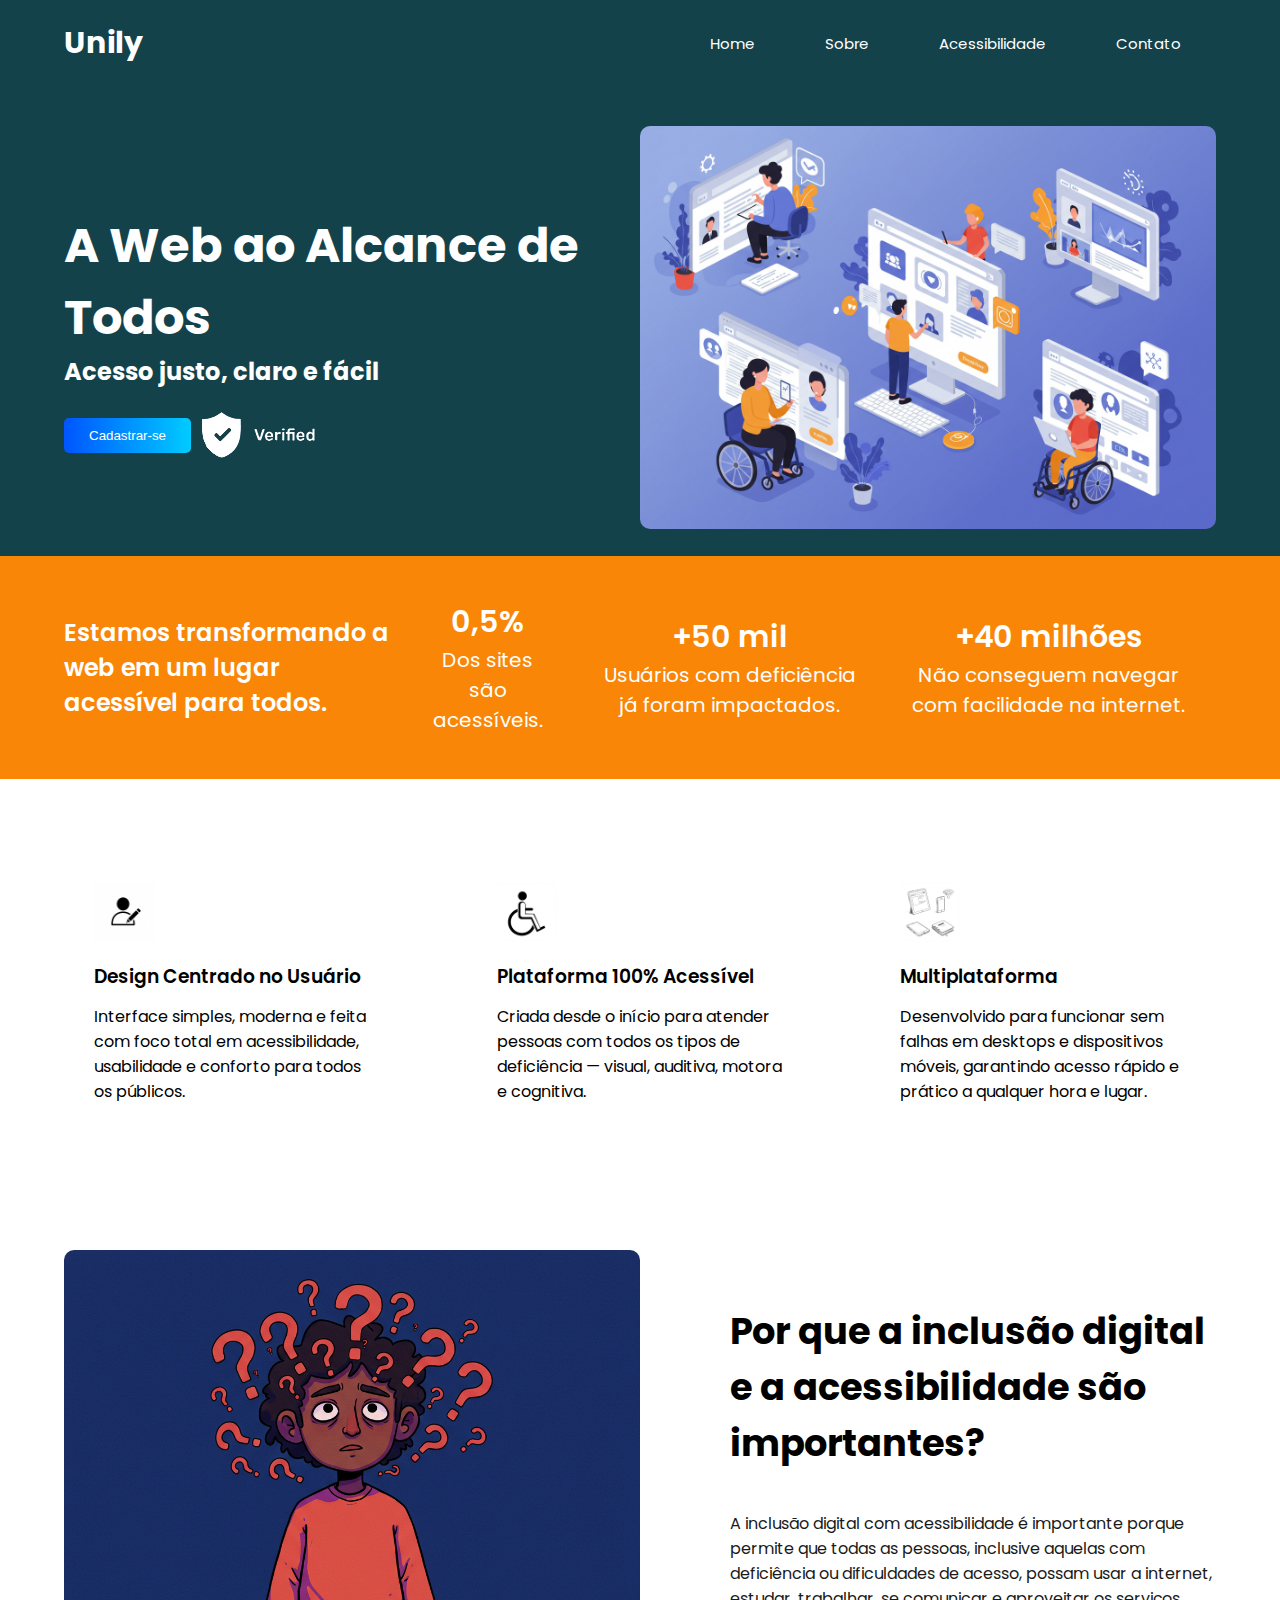
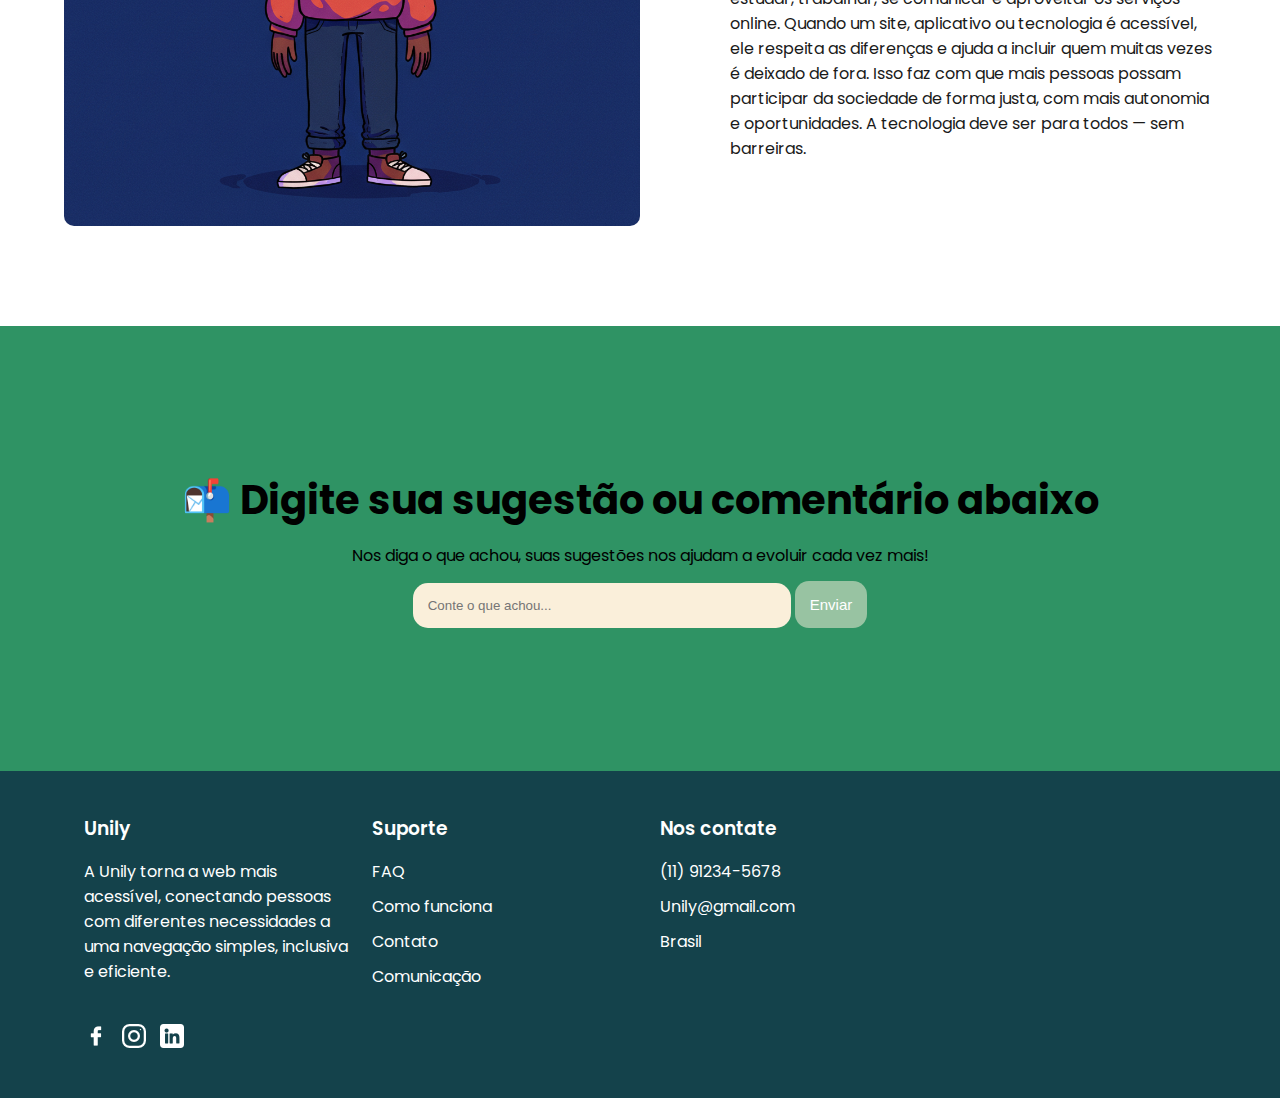
<file: index.html>
<!DOCTYPE html>
<html lang="pt-br">
<head>

    <meta charset="UTF-8">
    <meta name="viewport" content="width=device-width, initial-scale=1.0">
    <title>Acessibilidade Digital</title>
    <link rel="stylesheet" href="CSS/style.css">
    <link rel="icon" type="image/x-icon" href="img/Unily.png">

</head>
<body>
    
    <div class="background-verde">
        <header>
            <div class="container">
                <nav>
                    <div class="logo">
                        Unily
                    </div>
                    <ul class="ul">
                        <li> <a href="#"> Home </a></li>
                        <li> <a href="#"> Sobre </a></li>
                        <li> <a href="Acessibilidade/Acessibilidade.html"> Acessibilidade </a></li>
                        <li> <a href="#"> Contato </a></li>
                    </ul>
                    <div class="menu-icon">
                        <img src="img/menu.png" alt="ícone de menu">

                    </div>
                </nav>
            </div>
        </header>

        <main><!--definir o conteúdo principal de uma página-->
            <div class="container">
                <div class="main-text">
                    <h1>A Web ao Alcance de Todos</h1>
                    <h2>Acesso justo, claro e fácil</h2>
                    <div>
                        <a href="Cadastro/index.html"><button class="btn-gradient">Cadastrar-se</button></a>
                        <img src="img/verificado.png" alt="verificado">
                    </div>
                </div>
                <div class="main-img">
                    <img src="img/Acessibilidade.jpg" alt="Pessoa com deficiência usando a internet de forma simples e acessível, aproveitando as ferramentas que ajudam na navegação online.">
                </div>
            </div>
        </main>
    </div>
    <!--Inicio section-->
    <section class="resultados">
        <!--Inicio container-->
        <div class="container">

            <div class="resultados-text">
                Estamos transformando a web em um lugar acessível para todos.
            </div>
            
            <div class="resultados-educacionais">
                <p>
                    <span>0,5%</span> <br>
                    Dos sites são acessíveis.

                </p>

                 <p>
                    <span>+50 mil </span> <br>
                    Usuários com deficiência já foram impactados.

                </p>

                 <p>
                    <span>+40 milhões</span> <br>
                    Não conseguem navegar com facilidade na internet.

                </p>
            </div>
            <!--Fim container-->
        </div>
<!--Fim section-->
<!--Inicio section-->
    </section>

    <section class="diferencias">

        <div class="container">

            <div class="card">
                <img src="img/Usúario.jpg" alt="Imagem de um Usúario">
                <h3 class="titulo">Design Centrado no Usuário</h3>
                <p>Interface simples, moderna e feita com foco total em acessibilidade, usabilidade e conforto para todos os públicos.</p>
            </div>
            
              <div class="card">
                <img src="img/Cadeirante.jpg" alt="Imagem com uma Pessoa com deficiência">
                <h3 class="titulo">Plataforma 100% Acessível</h3>
                <p>Criada desde o início para atender pessoas com todos os tipos de deficiência — visual, auditiva, motora e cognitiva.</p>
            </div>

              <div class="card">
                <img src="img/Multiplataforma.jpg" alt="Imagem com vários dispositivos eletrônicos, incluindo celular e tablet.">
                <h3 class="titulo">Multiplataforma</h3>
                <p>Desenvolvido para funcionar sem falhas em desktops e dispositivos móveis, garantindo acesso rápido e prático a qualquer hora e lugar.</p>
            </div>

        </div>

    </section>
    <!--Fim section-->
    <section class="inclusão">

        <div class="container">

            <div class="inclusão-img">
                <img src="img/Pessoa-confusa.jpg" alt="imagem de uma pessoa em dúvida">
            </div>
            <div class="inclusão-text"> 
                <h2>Por que a inclusão digital e a acessibilidade são importantes?</h2>
                <p>
                    A inclusão digital com acessibilidade é importante porque permite que todas as pessoas, inclusive aquelas com deficiência ou dificuldades de acesso, 
                    possam usar a internet, estudar, trabalhar, se comunicar e aproveitar os serviços online. Quando um site, aplicativo ou tecnologia é acessível, 
                    ele respeita as diferenças e ajuda a incluir quem muitas vezes é deixado de fora. Isso faz com que mais pessoas possam participar da sociedade de forma 
                    justa, com mais autonomia e oportunidades. A tecnologia deve ser para todos — sem barreiras.
                </p>
            </div>

        </div>

    </section>

    <section class="feedback">
        <div class="contairner">
            <div class="box-feedback">
                <h2>📬 Digite sua sugestão ou comentário abaixo</h2>
                <p>Nos diga o que achou, suas sugestões nos ajudam a evoluir cada vez mais!</p>
                <form>
                    <input type="feedback" placeholder="Conte o que achou...">
                    <button>Enviar</button>
                </form>
            </div>
        </div>
    </section>

    <footer>
        <div class="container">
            <ul>

            <h3>Unily</h3>
            <p>A Unily torna a web mais acessível, conectando pessoas com diferentes necessidades a uma navegação simples, inclusiva e eficiente.</p>
            <div class="redes-socias">
                <img src="img/facebook.png" alt="facebook">
                <img src="img/instagram.png" alt="instagram">
                <img src="img/linkedin.png" alt="linkedin">
            </div>

            </ul>

            <ul><h3>Suporte</h3>

            <li><a href="#">FAQ</a></li>
            <li><a href="#">Como funciona</a></li>
            <li><a href="#">Contato</a></li>
            <li><a href="#">Comunicação</a></li>
            
            </ul>
            <ul>
                <h3>Nos contate</h3>
                <li><p>(11) 91234-5678</p></li>
                <li><p>Unily@gmail.com</p></li>
                <li><p>Brasil</p></li>
            </ul>
        </div>
    </footer>

<script src="JS/main.js"></script>

</body>
</html>
</file>
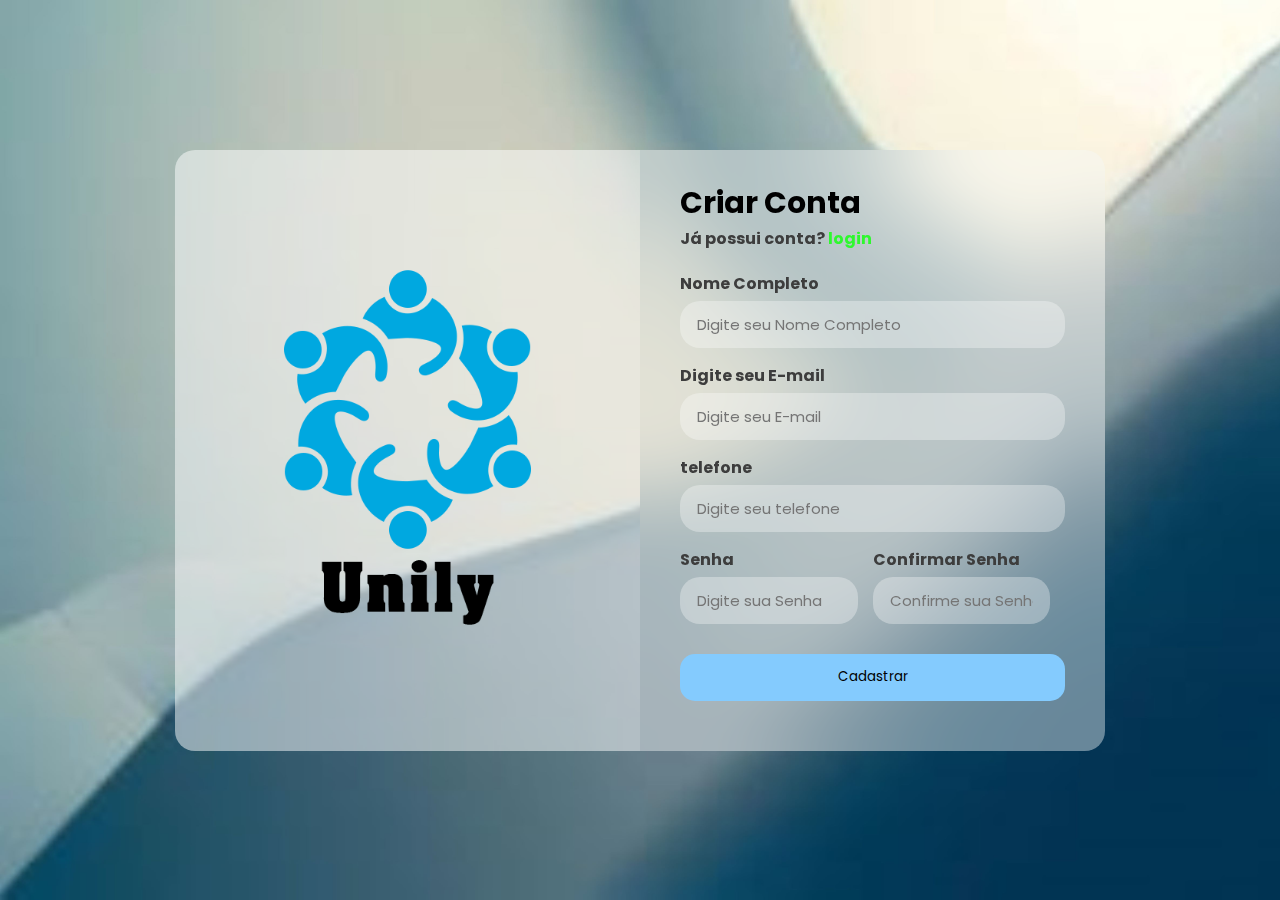
<file: Cadastro/index.html>
<!DOCTYPE html>
<html lang="pt-br">
<head>
  <meta charset="UTF-8">
  <meta name="viewport" content="width=device-width, initial-scale=1.0">
  <link rel="stylesheet" href="CSS/style.css">
  <title>login</title>

</head>
<body>
  <div class="box">
   <div class="img-box">
    <img src="img/Unily.png" >
    </div>

<div class="form-box">

<h2> Criar Conta </h2> 
<p>  Já possui conta? <a href="#"> login </a><p>


  <form action="#">

         <div class="input-group">
          
            <label for="nome"> Nome Completo </label>        
            <input type="text" id="nome" placeholder="Digite seu Nome Completo" required>
           </div>

           <div class="input-group">
            <label for="email"> Digite seu E-mail </label>        
            <input type="email" id="email" placeholder="Digite seu E-mail" required> <br>
           </div>
    
           <div class="input-group">
            <label for="telefone"> telefone </label>        
            <input type="tel" id="telefone" placeholder="Digite seu telefone" required>
           </div>
    
           <div class="input-group w58">
            <label for="Senha"> Senha </label>        
            <input type="password" id="senha" placeholder="Digite sua Senha " required>
           </div>
    
           <div class="input-group w58">
            <label for="Confirmarsenha"> Confirmar Senha </label>        
            <input type="password" id="Confirmarsenha" placeholder="Confirme sua Senha " required>
           </div>

           <div class="input-group">
            <button> Cadastrar </button>
           </div>
          </div>
     </form>
    </div> 
   </div>
</body>
</html>
</file>
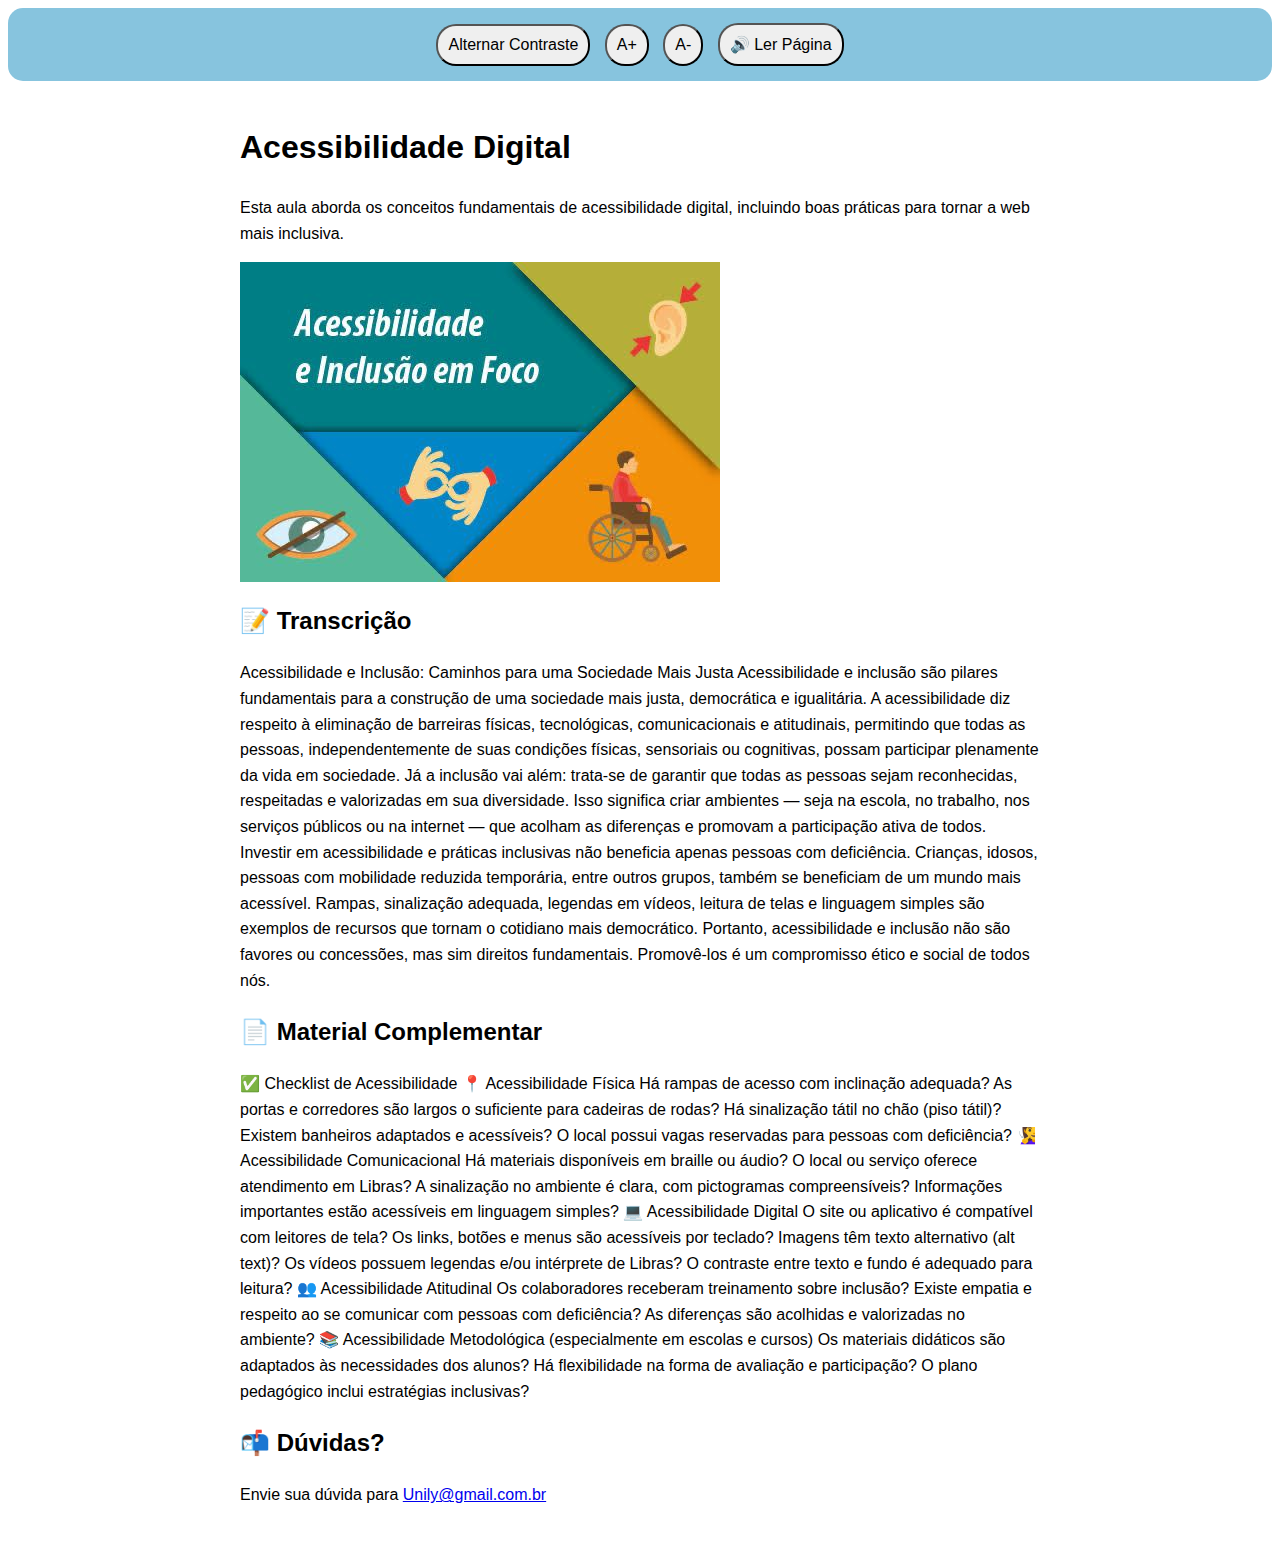
<file: Acessibilidade/Acessibilidade.html>
<!DOCTYPE html
<html lang="pt-BR">
<head>
  <meta charset="UTF-8" />
  <meta name="viewport" content="width=device-width, initial-scale=1.0"/>
  <title>Nossas Acessibilidade</title>
  <style>
    body {
      font-family: "popins", sans-serif;
      line-height: 1.6;
      background-color: #fff;
      color: #000;
    }
    .acessibilidade-bar {
      background: #87c4de;
      color: #fff;
      padding: 10px;
      text-align: center;
      border-radius: 15px;
    }
    .aula-container {
      max-width: 800px;
      margin: auto;
      padding: 20px;
    }
    button {
      margin: 5px;
      padding: 10px;
      font-size: 1rem;
      border-radius: 20px;
    }
    .alto-contraste {
      background-color: #000;
      color: #fcfcfa;
    }
  </style>
</head>
<body>

  <!-- Barra de acessibilidade -->
  <div class="acessibilidade-bar">
    <button onclick="toggleContraste()">Alternar Contraste</button>
    <button onclick="aumentarFonte()">A+</button>
    <button onclick="diminuirFonte()">A-</button>
    <button onclick="lerPagina()">🔊 Ler Página</button>
  </div>

  <main class="aula-container" id="conteudo">

    <h1 tabindex="0"> Acessibilidade Digital</h1>
    <p tabindex="0">
      Esta aula aborda os conceitos fundamentais de acessibilidade digital, incluindo boas práticas para tornar a web mais inclusiva.
    </p>
    <img src="acessibilidade_inclusao_em_foco_0_0.jpeg">
    
    <h2 tabindex="0">📝 Transcrição</h2>
    <p tabindex="0">
      Acessibilidade e Inclusão: Caminhos para uma Sociedade Mais Justa
Acessibilidade e inclusão são pilares fundamentais para a construção de uma sociedade mais justa, democrática e igualitária. A acessibilidade diz respeito à eliminação de barreiras físicas, tecnológicas, comunicacionais e atitudinais, permitindo que todas as pessoas, independentemente de suas condições físicas, sensoriais ou cognitivas, possam participar plenamente da vida em sociedade.

Já a inclusão vai além: trata-se de garantir que todas as pessoas sejam reconhecidas, respeitadas e valorizadas em sua diversidade. Isso significa criar ambientes — seja na escola, no trabalho, nos serviços públicos ou na internet — que acolham as diferenças e promovam a participação ativa de todos.

Investir em acessibilidade e práticas inclusivas não beneficia apenas pessoas com deficiência. Crianças, idosos, pessoas com mobilidade reduzida temporária, entre outros grupos, também se beneficiam de um mundo mais acessível. Rampas, sinalização adequada, legendas em vídeos, leitura de telas e linguagem simples são exemplos de recursos que tornam o cotidiano mais democrático.

Portanto, acessibilidade e inclusão não são favores ou concessões, mas sim direitos fundamentais. Promovê-los é um compromisso ético e social de todos nós.
    </p>

    <h2 tabindex="0">📄 Material Complementar</h2>
    <p>✅ Checklist de Acessibilidade
📍 Acessibilidade Física
 Há rampas de acesso com inclinação adequada?

 As portas e corredores são largos o suficiente para cadeiras de rodas?

 Há sinalização tátil no chão (piso tátil)?

 Existem banheiros adaptados e acessíveis?

 O local possui vagas reservadas para pessoas com deficiência?

🧏‍♀️ Acessibilidade Comunicacional
 Há materiais disponíveis em braille ou áudio?

 O local ou serviço oferece atendimento em Libras?

 A sinalização no ambiente é clara, com pictogramas compreensíveis?

 Informações importantes estão acessíveis em linguagem simples?

💻 Acessibilidade Digital
 O site ou aplicativo é compatível com leitores de tela?

 Os links, botões e menus são acessíveis por teclado?

 Imagens têm texto alternativo (alt text)?

 Os vídeos possuem legendas e/ou intérprete de Libras?

 O contraste entre texto e fundo é adequado para leitura?

👥 Acessibilidade Atitudinal
 Os colaboradores receberam treinamento sobre inclusão?

 Existe empatia e respeito ao se comunicar com pessoas com deficiência?

 As diferenças são acolhidas e valorizadas no ambiente?

📚 Acessibilidade Metodológica (especialmente em escolas e cursos)
 Os materiais didáticos são adaptados às necessidades dos alunos?

 Há flexibilidade na forma de avaliação e participação?

 O plano pedagógico inclui estratégias inclusivas?</p>

    <h2 tabindex="0">📬 Dúvidas?</h2>
    <p tabindex="0">
      Envie sua dúvida para <a href="mailto:Unily@gmail.com.br">Unily@gmail.com.br</a>
    </p>

  </main>

  <script>
    function toggleContraste() {
      document.body.classList.toggle("alto-contraste");
    }

    function aumentarFonte() {
      document.body.style.fontSize = "larger";
    }

    function diminuirFonte() {
      document.body.style.fontSize = "smaller";
    }

    function lerPagina() {
      const texto = document.getElementById("conteudo").innerText;
      const fala = new SpeechSynthesisUtterance(texto);
      speechSynthesis.speak(fala);
    }
  </script>

</body>
</html>
</file>
<file: CSS/style.css>
@import url('https://fonts.googleapis.com/css2?family=Poppins:ital,wght@0,100;0,200;0,300;0,400;0,500;0,600;0,700;0,800;0,900;1,100;1,200;1,300;1,400;1,500;1,600;1,700;1,800;1,900&display=swap');

*{
    margin: 0;
    padding: 0;
    box-sizing: border-box; /* o tamanho total do elemento não aumenta por causa do padding ou da borda.*/
    text-decoration: none; /*Vai tirar o sublinhado */
    list-style: none; /*Vai tirar os pontos da tag <ul> */
}
body{
    font-family: 'Poppins', sans-serif; /*Fonte*/
}
.background-verde{
    background:  #14424b;
}
/*Classes reutilizavéis */
.container{
    max-width: 1440px;
    padding: 0 5%;
    margin: 0 auto;
}
section,
footer{
    padding: 2.7rem 0;
}

.btn-gradient{
    padding: 10px 25px;
    color: white;
    border: none;
    cursor: pointer;
    background: linear-gradient(90deg, #0055ff, #00ccff);
    border-radius: 5px;
}
/*Fim das classes reutilizavéis */

nav{
    display: flex; /*Cria um layout flexível para alinhar e distribuir itens de forma responsiva.*/
    justify-content: space-between; /*vai da espaço entre elementos*/
    align-items: center;
    padding: 20px 0;
}
.logo{
    font-size: 30px;
    font-weight: bold;
    color: white;
}
.ul{
    display: flex;
    align-items: center;
}
.ul li {
    margin: 0 35px;
    font-size: 15px;
}
.ul li a{
    color: white;
}
    main .container{
        display: flex;
        align-items: center;
        justify-content: space-between;
        margin-top: 30px;
    }
.main-text{
    width: 50%;
    color: white;
}
.main-text h1{
    font-size: 3rem;
}
.main-text div{
    display: flex;
    align-items: center;
    margin-top: 20px;
}
.main-img{
    width: 50%;
}
.main-img img{
    width: 100%;
    border-radius: 10px;
    margin-bottom: 20px;
    margin-top: 10px;
}
/*Menu-icon*/
.menu-icon{
    display: none;
    position: relative;
    z-index: 10;
}
/*Informações educacionais*/
.resultados{
    background: #fa8607;
}
.resultados .container{
    display: flex;
    align-items: center;
    justify-content: space-between;
}
.resultados .resultados-text{
    color: white;
    font-size: 1.5rem;
    font-weight: 600;
    width: 50%;
}
.resultados .resultados-educacionais{
    display: flex;
    align-items: center;
    justify-content: center;
    color: white;
}

.resultados .resultados-educacionais p{
    text-align: center;
    margin: 0 25px;
    font-size: 20px;
}
.resultados .resultados-educacionais p span{
    font-size: 30px;
     font-weight: 600;
}
.diferencias .container{
    display: flex;
    justify-content: space-between;
    margin: 30px auto;
}
.diferencias .card{
    width: 30%;
    cursor: pointer;
    padding: 30px;
    border-radius: 15px;
    transition: 0.3s;
}
.diferencias .card:hover{
    box-shadow: 0px 10px 67px 8px #85858856;
}
.diferencias .card img{
    width: 60px;
}
.diferencias .card .titulo{
    margin: 13px 0;
    font-weight: 600;
}
.inclusão .container{
    display: flex;
    align-items: center;
}
.inclusão .inclusão-img{
    width: 50%;
}
.inclusão .inclusão-img img{
    width: 100%;
    border-radius: 10px;
    
}
.inclusão .inclusão-text{
    width: 50%;
    padding-left: 90px;
}
.inclusão .inclusão-text h2{
    font-size: 2.3em;
}
.inclusão .inclusão-text p{
    margin: 20px 0;
    padding-top: 20px;
    color: #1a1a1a;
}
.feedback{
    margin-top: 50px;
    background-color:#2f9364 ;
}
.feedback .box-feedback{
    text-align: center;
    padding: 100px;
    border-radius: 15px;
}
.feedback .box-feedback h2{
    font-size: 2.5rem;
}
.feedback .box-feedback p{
    margin: 13px 0;
}
.feedback .box-feedback input{
    width: 35%;
    padding: 15px;
    border-radius: 15px;
    border: none;
    outline: none;
    color: #1a1a1a;
    background-color: #faefda;
}
.feedback .box-feedback button{
    font-size: 15px;
    border: none;
    outline: none;
    padding: 15px;
    border-radius: 14px;
    color: white;
    background-color: #faefda85;
    cursor: pointer;
}
footer{
    background-color: #14424b;
}
footer .container{
    display: flex;
    color: white;
}
footer .container ul{
    width: 25%;
    padding-left: 20px;
}
footer .container h3{
    margin-bottom: 16px;
    font-weight: 600;
}
footer .container .redes-socias img{
    margin-right: 10px;
}
footer .container ul > p{
    margin-bottom: 40px;
}
footer .container li{
    margin: 10px 0;
}
footer .container a{
    color: white;
}
/*Responsivo*/
@media (max-width: 960px){
    .menu-icon{
    display: block;
    }
    .ul{
    position: fixed;
    background-color: #14424b;
    top: 0;
    width: 100%;
    height: 100%;
    left: 100%;
    transition: 0.3s;
    flex-direction: column;
    justify-content: center;
    }
    .ul li{
        font-size: 20px;
        margin: 20px 0;
    }
    .ul.ativo{
        left: 0;
    }
    main .container{
        flex-direction: column;
    }
    main .container .main-img,
    main .container .main-text{
        width: 100%;
        text-align: center;
    }
    main .container .main-text div{
        justify-content: center;
    }
     main .container .main-text h1{
        font-size: 4rem;
     }
     .resultados .container{
        flex-direction: column;
     }
     .resultados .resultados-educacionais,
     .resultados .resultados-text{
        width: 100%;
        text-align: center;

     }
     .resultados-educacionais{
        margin-top: 30px;
     }
     .diferencias .container{
        flex-direction: column;
     }
     .diferencias .card{
        width: 100%;
     }
     .inclusão .container{
        flex-direction: column-reverse;
     }
     .inclusão .inclusão-text,
     .inclusão .inclusão-img{
        width: 100%;
        text-align: center;
        padding: 0;
     }
     .feedback .box-feedback he{
        font-size: 2rem;
     }
     .feedback .box-feedback input{
        width: 90%;
     }
     .feedback .box-feedback button{
        width: 50%;
        margin-top: 20px;
     }
     .feedback .box-feedback{
        padding: 50px;
     }
     footer .container{
        flex-direction: column;
     }
     footer .container ul{
        width: 100%;
        margin-bottom: 30px;
     }
}
@media (max-width: 690px){
    .resultados .resultados-educacionais{
        flex-direction: column;
    }

}
</file>
<file: Cadastro/CSS/style.css>
@import url('https://fonts.googleapis.com/css2?family=Poppins:wght@300;400;500&display=swap');


*{
    padding: 0;
    margin: 0;
    box-sizing: border-box;
    font-family: "Poppins", sans-serif;
}
body{
  background-image: url(../img/fundo.jpg);
  background-repeat: no-repeat;
  background-size: cover;
  display: flex;
  align-items: center;
  justify-content: center; 
  padding: 20px;
  min-height: 100vh;
}
.w58{
    width: 50%;
    float: left;
    padding-right: 15px;
}
.box{
    display: flex;
    width: 930px;
}
.img-box{
   background-color: rgba(255, 255, 255, 0.5);
   width: 50%;
   display: flex;
   align-items: center;
   padding: 20px;
   border-radius: 20px 0 0 20px;
}
.img-box img{
 width: 100%;
}
.form-box{
    background-color: rgba(255, 255, 255, 0.4);
    backdrop-filter: blur(40px);
    padding: 30px 40px;
    width: 50%;
    border-radius: 0 20px 20px 0;

}
.form-box h2{
    font-size: 30px;
}
.form-box p{
    font-weight: bold;
    color: #3D3D3D;
}
.form-box p a{
    color: rgb(47, 248, 47);
    text-decoration: none;
}
.form-box form{
    margin: 20px 0;
}
form .input-group{
    margin-bottom: 15px;
}
form .input-group label{
    color: #3D3D3D;
    font-weight: bolder;
    display: block;
    margin-bottom: 5px;
}
form .input-group input{
    width: 100%;
    height: 47px;
    background-color: rgba(255, 255, 255,0.32);
    border-radius: 20px;
    outline: none;
    border: 2px solid transparent;
    padding: 15px;
    font-size: 15px;
    color: #616161;
    transition: all 0.4s ease;
}
form .input-group button{
    width: 100%;
    height: 47px;
    background-color: rgb(132, 203, 254);
    border-radius: 15px;
    outline: none;
    border: none;
    margin-top: 15px;
}

@media (max-width:930px){
   .img-box{display: none;}
   .box{width: 700px;}
   .form-box{
    width: 100%;
    border-radius: 20px;
   }
}
@media (max-width:500px)
 {
    .w58{width: 100%;
    padding: 0;}
}
</file>
